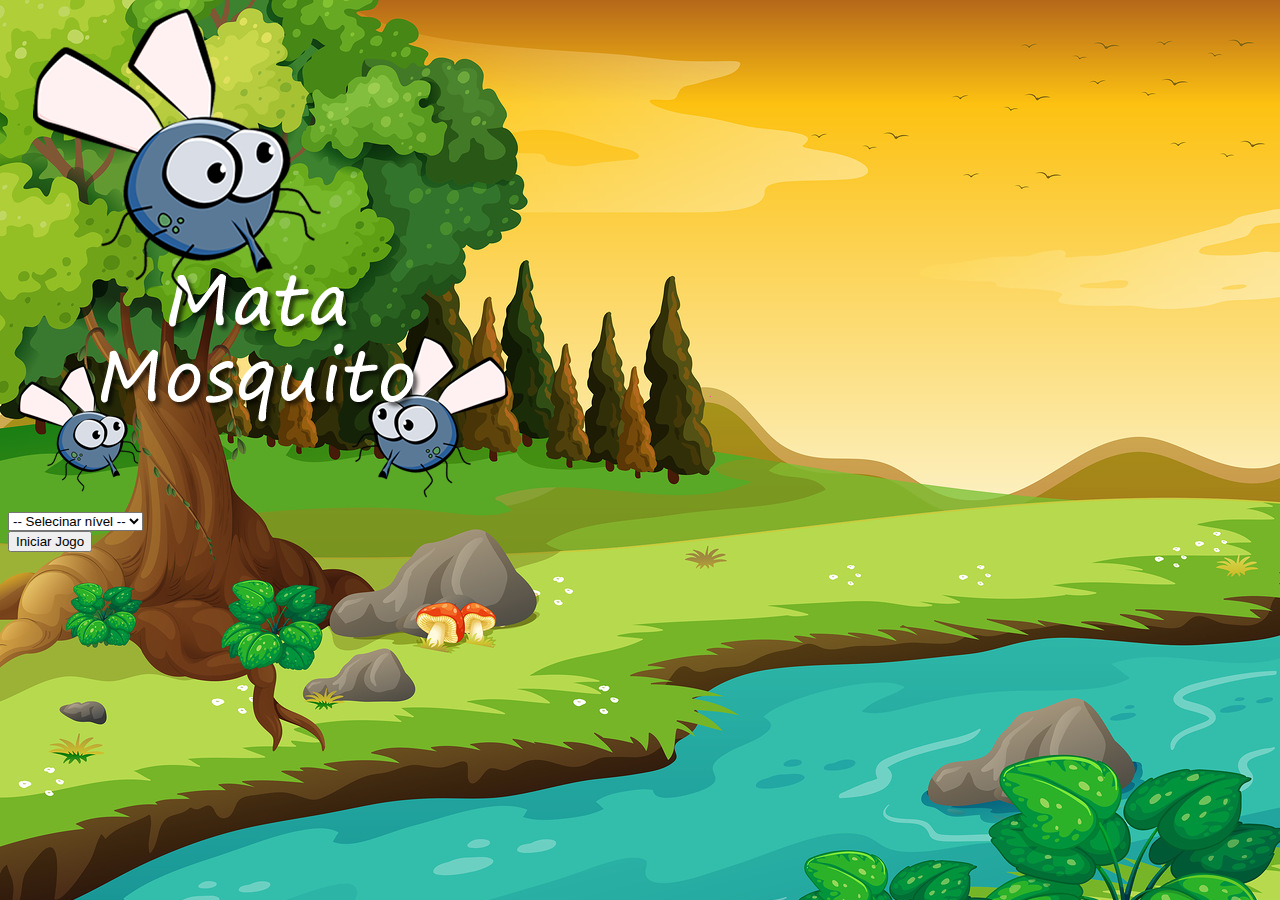
<file: index.html>
<!DOCTYPE html>
<html lang="en">

<head>
    <meta charset="UTF-8">
    <meta http-equiv="X-UA-Compatible" content="IE=edge">
    <meta name="viewport" content="width=device-width, initial-scale=1.0">
    <title> Jogo - Mata Mosquito </title>
    <link href="https://cdn.jsdelivr.net/npm/bootstrap@5.2.0-beta1/dist/css/bootstrap.min.css" rel="stylesheet"
        integrity="sha384-0evHe/X+R7YkIZDRvuzKMRqM+OrBnVFBL6DOitfPri4tjfHxaWutUpFmBp4vmVor" crossorigin="anonymous">
    <link rel="stylesheet" href="style.css">
    <script>
        function iniciarJogo () {
            var nivel = document.getElementById('nivelJogo').value;

            if (nivel === '') {
                alert ('Selecione o nível para iniciar o jogo!');
                return false;
            } 

            window.location.href = 'jogo.html?' + nivel; 
        };
    </script>
</head>

<body>
    <div class="container">
        <div class="row">
            <div class="col">
                <div class="d-flex justify-content-center">
                    <img src="imagens/game.png" alt="Vitória">
                </div>
            </div>
        </div>

        <div class="row">
            <div class="col">
                <div class="d-flex justify-content-center">
                    <div class="mb-2">
                        <select class="form-control" id="nivelJogo">
                            <option value=""> -- Selecinar nível -- </option>
                            <option value="normal"> Normal </option>
                            <option value="dificil"> Difícil </option>
                            <option value="impossivel"> Impossível </option>
                        </select>
                    </div>
                </div>
            </div>
        </div>

        <div class="row">
            <div class="col">
                <div class="d-flex justify-content-center">
                    <button class="btn btn-danger btn-lg" onclick="iniciarJogo()"> Iniciar Jogo </button>
                </div>
            </div>
        </div>

    </div>
</body>

</html>
</file>
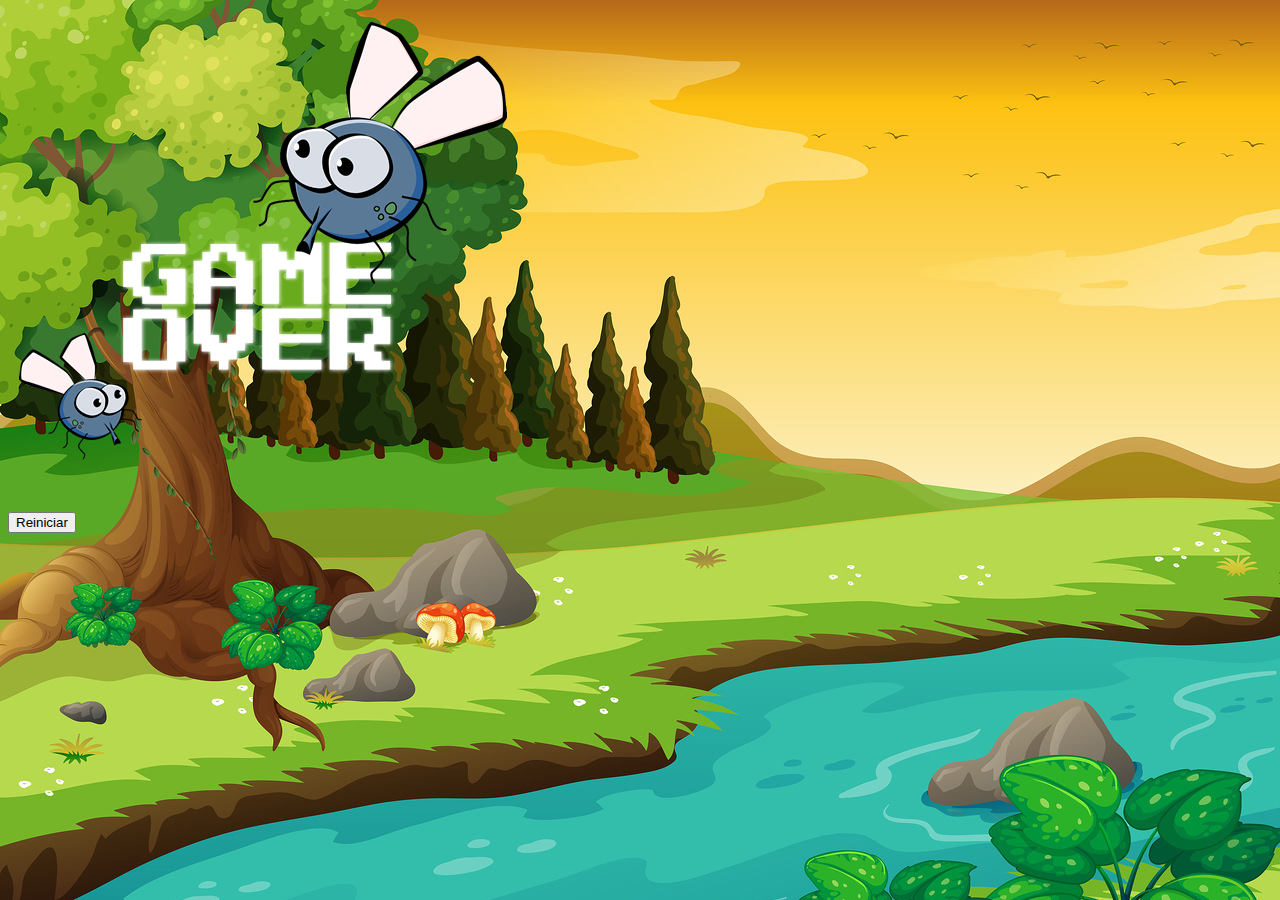
<file: fim_de_jogo.html>
<!DOCTYPE html>
<html lang="en">

<head>
    <meta charset="UTF-8">
    <meta http-equiv="X-UA-Compatible" content="IE=edge">
    <meta name="viewport" content="width=device-width, initial-scale=1.0">
    <title> Game Over </title>
    <link href="https://cdn.jsdelivr.net/npm/bootstrap@5.2.0-beta1/dist/css/bootstrap.min.css" rel="stylesheet"
        integrity="sha384-0evHe/X+R7YkIZDRvuzKMRqM+OrBnVFBL6DOitfPri4tjfHxaWutUpFmBp4vmVor" crossorigin="anonymous">
    <link rel="stylesheet" href="style.css">
</head>

<body>
    <div class="container"> 
        <div class="row"> 
            <div class="col"> 
                <div class="d-flex justify-content-center"> 
                    <img src="imagens/game_over.png" alt="Gamer Over">
                </div>
            </div>
        </div>

        <div class="row">
            <div class="col"> 
                <div class="d-flex justify-content-center">
                    <button class="btn btn-dark btn-lg" onclick="window.location.href = 'index.html'"> Reiniciar </button>
                </div>
            </div>
        </div>
    </div>
</body>

</html>
</file>
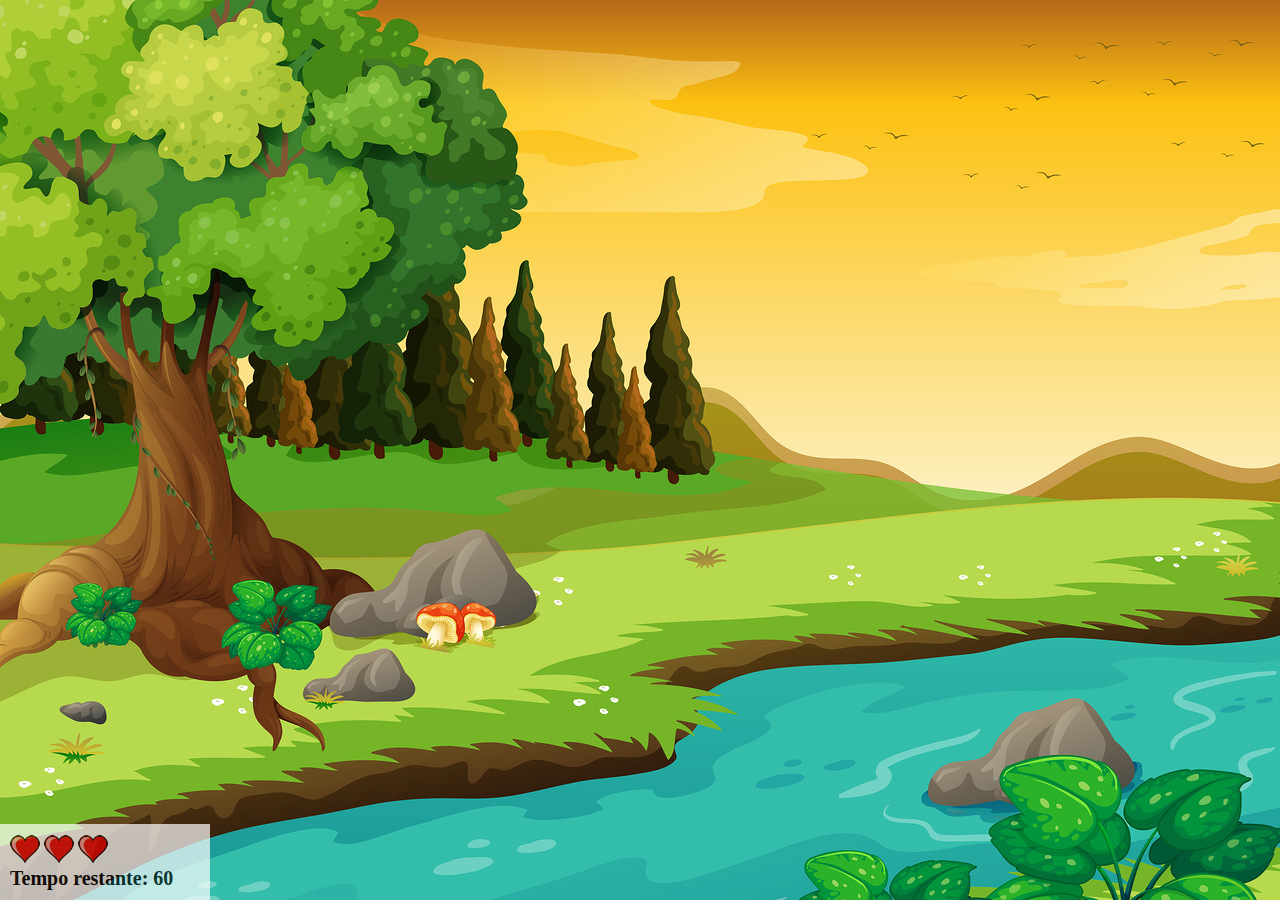
<file: jogo.html>
<!DOCTYPE html>
<html lang="pt_br">

<head>
    <meta charset="UTF-8">
    <meta http-equiv="X-UA-Compatible" content="IE=edge">
    <meta name="viewport" content="width=device-width, initial-scale=1.0">
    <title> Mata Mosquito </title>
    <script src="game.js" type="text/javascript"></script>
    <link rel="stylesheet" href="style.css">
</head>

<body onresize="ajustaTamanhoJogo()">

    <div class="painelJogo">
        <div class="vidaJogador">
            <img id="vida1" src="imagens/coracao_completo.png" alt="Coração vazio">
            <img id="vida2" src="imagens/coracao_completo.png" alt="Coração cheio">
            <img id="vida3" src="imagens/coracao_completo.png" alt="Coração cheio">
        </div>
        <div class="cronometroJogo">
            <span> Tempo restante: <span id="tempoRestante"></span> </span>
        </div>
    </div>

    <script>

        document.getElementById('tempoRestante').innerHTML = tempo;

        var criacaoMosquito = setInterval(
            function () {
                posicaoMosquitoAleatoria()
            }, criaMosquitoTempo);
    </script>
</body>

</html>
</file>
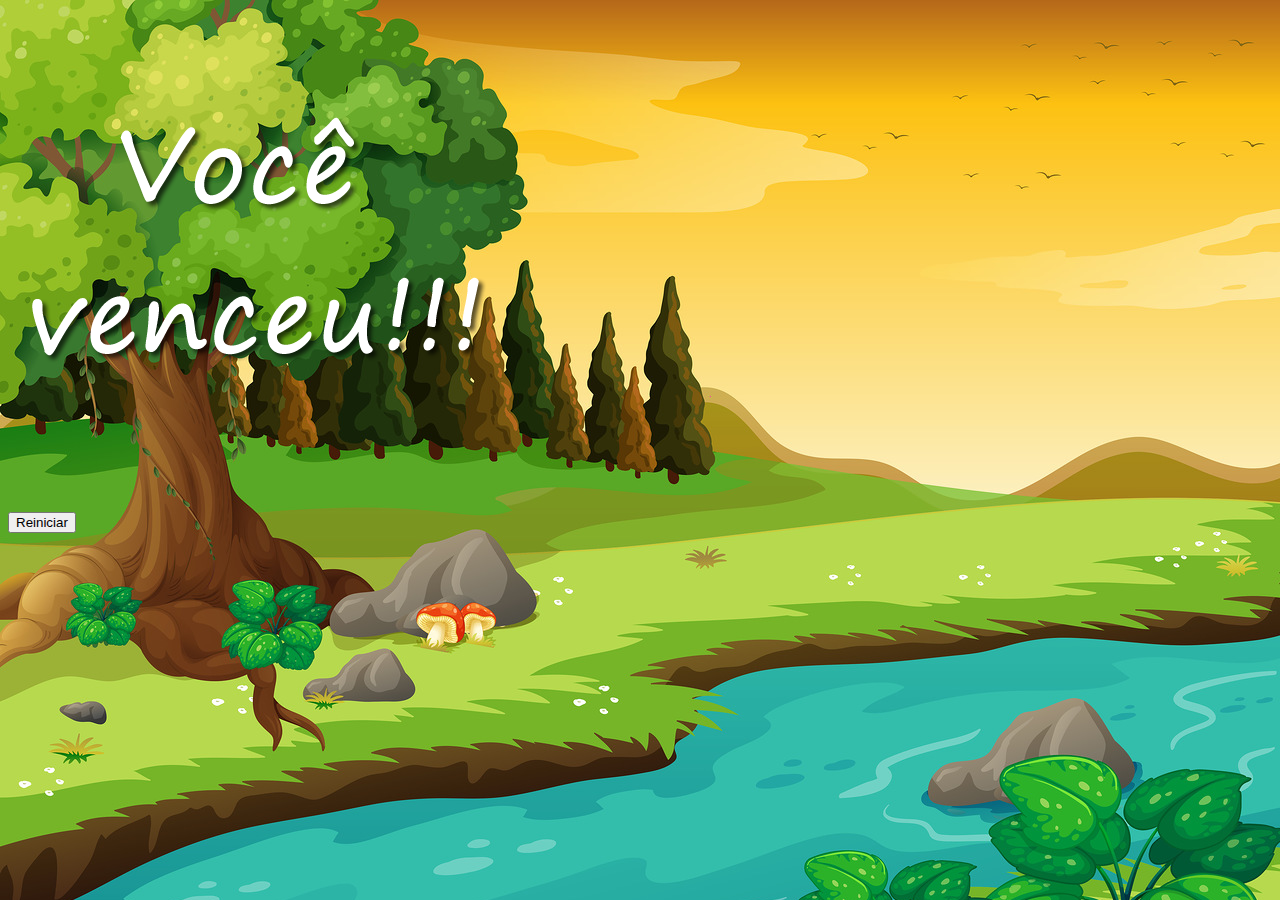
<file: vitoria.html>
<!DOCTYPE html>
<html lang="en">

<head>
    <meta charset="UTF-8">
    <meta http-equiv="X-UA-Compatible" content="IE=edge">
    <meta name="viewport" content="width=device-width, initial-scale=1.0">
    <title> Parabéns!! </title>
    <link href="https://cdn.jsdelivr.net/npm/bootstrap@5.2.0-beta1/dist/css/bootstrap.min.css" rel="stylesheet"
        integrity="sha384-0evHe/X+R7YkIZDRvuzKMRqM+OrBnVFBL6DOitfPri4tjfHxaWutUpFmBp4vmVor" crossorigin="anonymous">
    <link rel="stylesheet" href="style.css">
</head>

<body>
    <div class="container"> 
        <div class="row"> 
            <div class="col"> 
                <div class="d-flex justify-content-center"> 
                    <img src="imagens/vitoria.png" alt="Vitória">
                </div>
            </div>
        </div>

        <div class="row">
            <div class="col"> 
                <div class="d-flex justify-content-center">
                    <button class="btn btn-dark btn-lg" onclick="window.location.href = 'index.html'"> Reiniciar </button>
                </div>
            </div>
        </div>
    </div>
</body>

</html>
</file>
<file: style.css>
html {
    cursor: url(imagens/mata_mosquito.png) 30 30, auto;
}

body {
    background-image: url(imagens/fundo.jpg);
    background-repeat: no-repeat;
    background-size: cover;
}

.mosqutoExtraPequeno {
    width: 40px;
    height: 40px;
}

.mosquitoTamanhoPequeno {
    width: 80px;
    height: 80px;
}

.mosquitoTamanhoPadrao {
    width: 120px;
    height: 120px;
}

.mosquitoTamanhoGrande  {
    width: 150px;
    height: 150px;
}

.olhandoDireita {
    transform: scaleX(1);
}

.olhandoEsquerda {
    transform: scaleX(-1);
}

.painelJogo {
    position: absolute;
    width: 190px;
    padding: 10px;
    left: 0px;
    bottom: 0px;
    border-top: solid 1px white;
    background-color: white;
    opacity: 0.7;
}

.vidaJogador {
    float: left;
}

.cronometroJogo {
    float: left;
    font-size: 20px;
    font-weight: bold;
}
</file>
